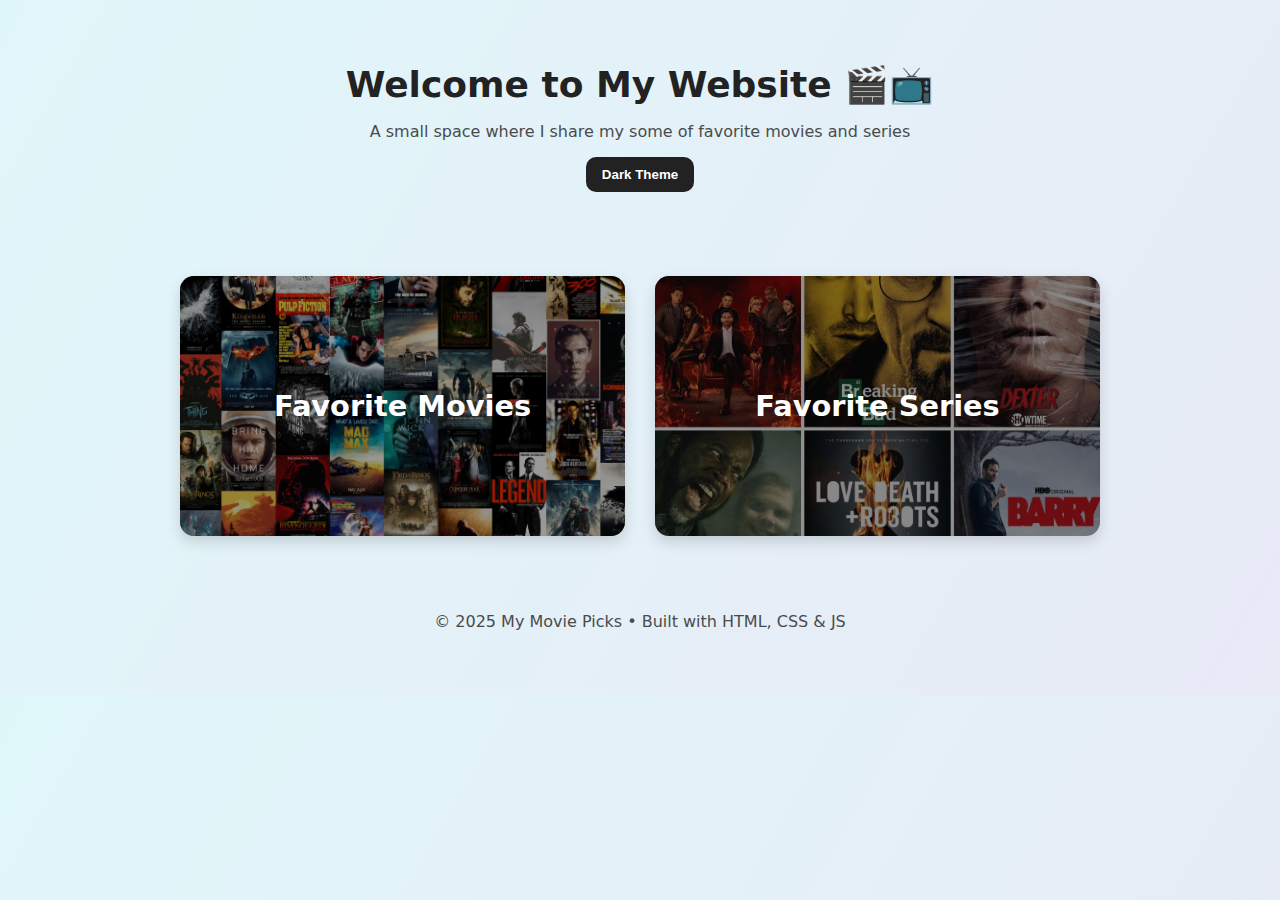
<file: index.html>
<!DOCTYPE html>
<html lang="en">
<head>
  <meta charset="UTF-8" />
  <meta name="viewport" content="width=device-width, initial-scale=1.0" />
  <title>My Favorite Movies & Series</title>
  <link rel="stylesheet" href="style.css" />
</head>
<body>
  <header class="hero">
    <h1>Welcome to My Website 🎬📺</h1>
    <p class="tagline">A small space where I share my some of favorite movies and series </p>
    <button id="themeToggle" class="btn">Dark Theme</button>
  </header>

  <main class="showcase">
      <a href="movies.html" class="showcase-card">
    <article class="card fade-in">
      <img src="movies.jpg" alt="Favorite Movies" />
      <div class="overlay">
        <h2>Favorite Movies</h2>
      </div>
    </article>
  </a>

  <a href="series.html" class="showcase-card">
    <article class="card fade-in">
      <img src="series.jpg" alt="Favorite Series" />
      <div class="overlay">
        <h2>Favorite Series</h2>
      </div>
    </article>
  </a>
  </main>

  <footer class="footer">
    <p>© 2025 My Movie Picks • Built with HTML, CSS & JS</p>
  </footer>

  <script src="script.js"></script>
</body>
</html>
</file>
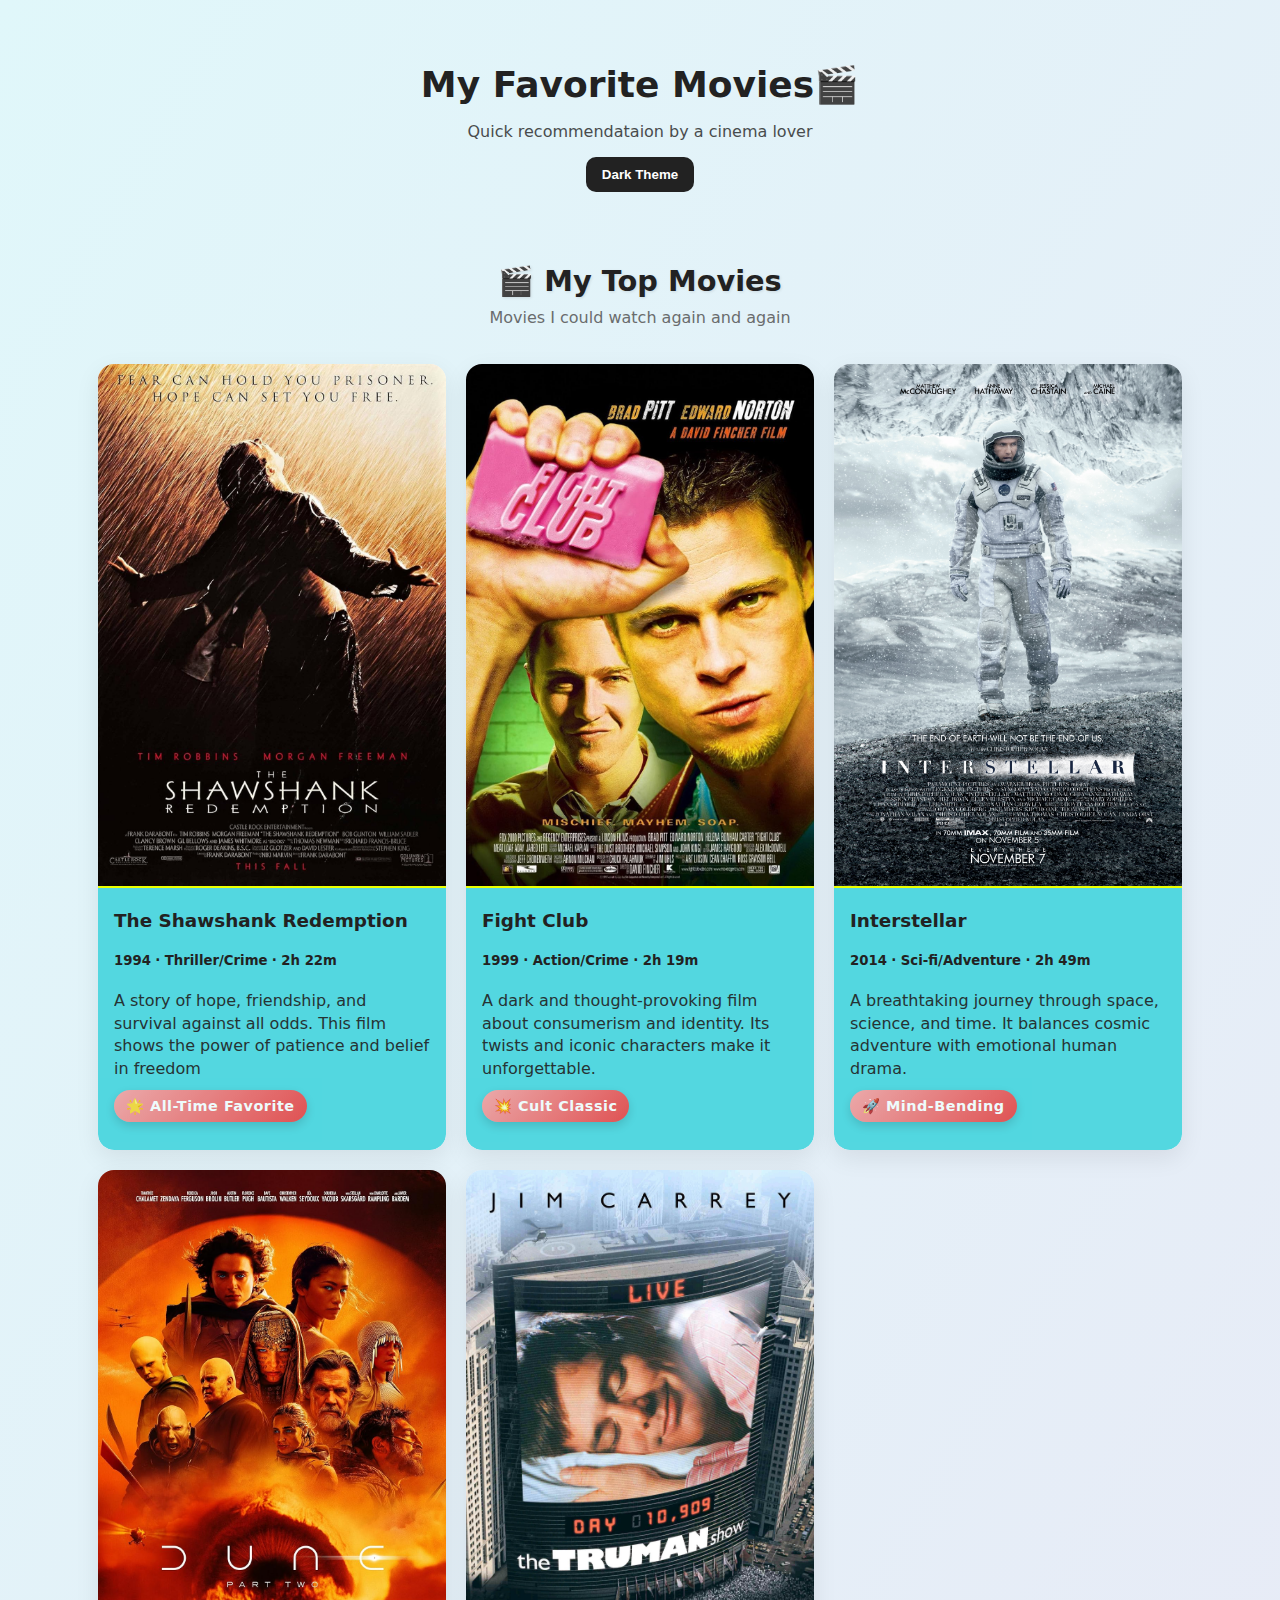
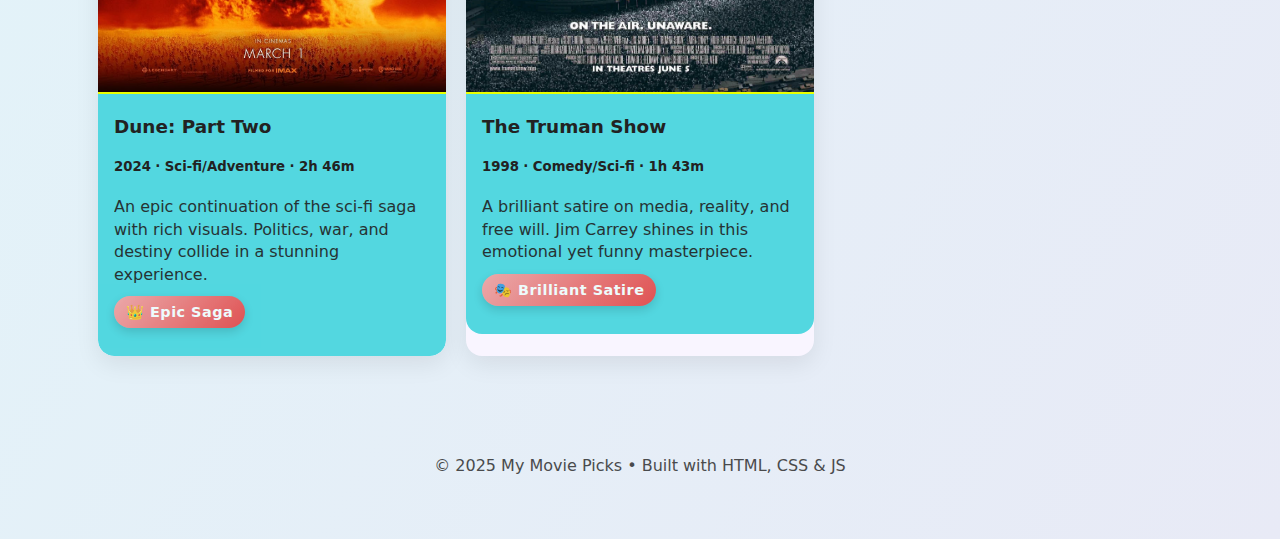
<file: movies.html>
<!DOCTYPE html>
<html lang="en">
<head>
  <meta charset="UTF-8" />
  <meta name="viewport" content="width=device-width, initial-scale=1.0" />
  <title>My Favorite Movies</title>
  <link rel="stylesheet" href="style1.css" />
</head>
<body>
  <header class="hero">
    <h1>My Favorite Movies🎬</h1>
    <p class="tagline">Quick recommendataion by a cinema lover</p>
    <button id="themeToggle" class="btn">Dark Theme</button>
  </header>

  <main>
      <h2 class="section-title">🎬 My Top Movies</h2>
      <p class="section-subtitle">Movies I could watch again and again</p>
      <section class="movies" id="movies">
      <article class="card fade-in">
        <img src="TheShawshankRedemption.jpg" alt="The Shawshank Redemption" />
        <div class="content">
          <h2>The Shawshank Redemption</h2>
          <h5>1994 ‧ Thriller/Crime ‧ 2h 22m</h5>
          <p>A story of hope, friendship, and survival against all odds.  
            This film shows the power of patience and belief in freedom</p>
          <p class="badge">🌟 All-Time Favorite</p>
        </div>
      </article>
      
      <article class="card fade-in">
        <img src="fightclub.jpg" alt="Fight Club" />
        <div class="content">
          <h2>Fight Club</h2>
          <h5>1999 ‧ Action/Crime ‧ 2h 19m</h5>
          <p>A dark and thought-provoking film about consumerism and identity.  
         Its twists and iconic characters make it unforgettable.</p>
          <p class="badge">💥 Cult Classic</p>
        </div>
      </article>
      
      <article class="card fade-in">
        <img src="interstellar.jpg" alt="Interstellar" />
        <div class="content">
          <h2>Interstellar</h2>
          <h5>2014 ‧ Sci-fi/Adventure ‧ 2h 49m</h5>
      <p>A breathtaking journey through space, science, and time.  
         It balances cosmic adventure with emotional human drama.</p>
          <p class="badge">🚀 Mind-Bending</p>
        </div>
      </article>
      <article class="card fade-in">
        <img src="dune2.jpg" alt="Dune Part 2" />
        <div class="content">
          <h2>Dune: Part Two</h2>
          <h5>2024 ‧ Sci-fi/Adventure ‧ 2h 46m</h5>
          <p>An epic continuation of the sci-fi saga with rich visuals.  
             Politics, war, and destiny collide in a stunning experience.</p>
          <p class="badge">👑 Epic Saga</p>
        </div>
      </article>
    
      <article class="card fade-in">
        <img src="Thetruemanshow.jpg" alt="The Trueman Show" />
        <div class="content">
          <h2>The Truman Show</h2>
          <h5>1998 ‧ Comedy/Sci-fi ‧ 1h 43m</h5>
      <p>A brilliant satire on media, reality, and free will.  
         Jim Carrey shines in this emotional yet funny masterpiece.</p>
          <p class="badge">🎭 Brilliant Satire</p>
        </div>
      </article>          
    </section>
  </main>

  <footer class="footer">
    <p>© 2025 My Movie Picks • Built with HTML, CSS & JS</p>
  </footer>

  <script src="script.js"></script>
</body>
</html>
</file>
<file: style.css>
/* Basic reset & fonts */
* { box-sizing: border-box; }
body {
  margin: 0;
  font-family: system-ui, -apple-system, Segoe UI, Roboto, Helvetica, Arial, sans-serif;
  color: #222;
  background: linear-gradient(120deg, #e0f7fa, #e8eaf6);
  transition: background 0.6s ease;
}

/* Header / Hero */
.hero {
  text-align: center;
  padding: 64px 16px 32px;
}
.hero h1 { margin: 0 0 8px; font-size: 2.25rem; }
.tagline { opacity: 0.8; margin-bottom: 16px; }
.btn {
  border: none;
  padding: 10px 16px;
  border-radius: 10px;
  cursor: pointer;
  background: #222;
  color: #fff;
  font-weight: 600;
  transition: transform 0.2s ease, opacity 0.2s ease;
}
.btn:hover { transform: translateY(-2px); opacity: 0.9; }

/* Movie grid */
.movies {
  width: min(1100px, 95%);
  margin: 0 auto 64px;
  display: grid;
  grid-template-columns: repeat(auto-fit, minmax(260px, 1fr));
  gap: 20px;
  padding: 0 8px;
}

/* Light mode card */
.card {
  background: #f9f5ff; /* soft lavender (change to any color you like) */
  border-radius: 16px;
  overflow: hidden;
  box-shadow: 0 8px 24px rgba(0,0,0,0.08);
  transform: translateY(12px);
  transition: transform 300ms ease, box-shadow 300ms ease;
}

/* Dark mode card (already present, keep this separate) */
.dark .card {
  background: #0e1420; /* dark gray for dark mode */
  box-shadow: 0 8px 24px rgba(0,0,0,0.4);
}
.card:hover {
  transform: translateY(0);
  box-shadow: 0 12px 32px rgba(0,0,0,0.12);
}
.card img {
  width: 100%;
  display: block;
  aspect-ratio: 2/3;
  object-fit: cover;
  transition: transform 300ms ease;
}
.card:hover img { transform: scale(1.03); }
.content { padding: 14px 16px 18px; }
.content h2 { margin: 8px 0 6px; font-size: 1.15rem; }
.content p { margin: 0 0 10px; opacity: 0.9; line-height: 1.4; }

/* Light mode description box */
.content {
  background: #53d7e0;   /* pastel peach */
  padding: 14px 16px 18px;
  border-top: 2px solid #eaff00;
  border-radius: 0 0 16px 16px; /* rounded bottom only */
}

/* Dark mode description box */
.dark .content {
  background: #b419bc;   /* dark gray */
  border-top: 2px solid #26ad1c;
}
/* Footer */
.footer {
  text-align: center;
  padding: 32px 12px 48px;
  opacity: 0.8;
}

/* Section titles */
.section-title {
  text-align: center;
  font-size: 1.8rem;
  margin: 40px 0 20px;
  color: #222;
  text-shadow: 1px 1px 3px rgba(0,0,0,0.1);
}
.dark .section-title {
  color: #eee;
}

.section-subtitle {
  text-align: center;
  font-size: 1rem;
  margin: -10px 0 25px;
  color: #555;
  opacity: 0.85;
}
.dark .section-subtitle {
  color: #ccc;
}

/* Badge / Tag Styling */
.badge {
  display: inline-block;
  margin-top: 8px;
  padding: 6px 12px;
  font-size: 0.9rem;
  font-weight: 600;
  border-radius: 20px;
  background: linear-gradient(135deg, #fca5a5, #ef4444); /* soft red to deep red */
  color: white;
  box-shadow: 0 4px 10px rgba(0,0,0,0.15);
  letter-spacing: 0.5px;
}

.dark .badge {
  background: linear-gradient(135deg, #22d3ee, #3b82f6); /* cyan-blue gradient in dark mode */
}

/* Showcase Grid */
.showcase {
  display: grid;
  grid-template-columns: repeat(auto-fit, minmax(300px, 1fr));
  gap: 30px;
  padding: 40px;
  max-width: 1000px;
  margin: auto;
}

/* Card Link Wrapper */
.showcase-card {
  text-decoration: none;
  color: inherit;
  display: block;
}

/* Card Size */
.card {
  position: relative;
  border-radius: 14px;
  overflow: hidden;
  height: 260px; /* smaller size */
  box-shadow: 0 6px 14px rgba(0,0,0,0.15);
  transition: transform 0.3s ease, box-shadow 0.3s ease;
}

.card:hover {
  transform: scale(1.05);
  box-shadow: 0 10px 24px rgba(0,0,0,0.25);
}

/* Card Image */
.card img {
  width: 100%;
  height: 100%;
  object-fit: cover;
  object-position: 40% 46%;
}

/* Overlay Text Centered */
.overlay {
  position: absolute;
  top: 0;
  left: 0;
  width: 100%;
  height: 100%;
  display: flex;
  justify-content: center;
  align-items: center;
  background: rgba(0,0,0,0.4); /* semi-transparent overlay */
}

.overlay h2 {
font-size: 1.8rem;
  font-weight: 630;
  text-align: center;
  color: #ffffff;  /* sky blue */
}

/* Simple animations */
.fade-in {
  animation: fadeInUp 700ms ease both;
}
@keyframes fadeInUp {
  from { opacity: 0; transform: translateY(16px); }
  to   { opacity: 1; transform: translateY(0); }
}

/* Dark theme (toggled by JS) */
.dark {
  color: #eee;
  background: linear-gradient(120deg, #0f172a, #1f2937);
}
.dark .card { background: #111827; box-shadow: 0 8px 24px rgba(0,0,0,0.4); }
.dark .content p { opacity: 0.9; }
.dark .btn { background: #e5e7eb; color: #111; }
.dark .footer { opacity: 0.85; }
</file>
<file: style1.css>
/* Basic reset & fonts */
* { box-sizing: border-box; }
body {
  margin: 0;
  font-family: system-ui, -apple-system, Segoe UI, Roboto, Helvetica, Arial, sans-serif;
  color: #222;
  background: linear-gradient(120deg, #e0f7fa, #e8eaf6);
  transition: background 0.6s ease;
}

/* Header / Hero */
.hero {
  text-align: center;
  padding: 64px 16px 32px;
}
.hero h1 { margin: 0 0 8px; font-size: 2.25rem; }
.tagline { opacity: 0.8; margin-bottom: 16px; }
.btn {
  border: none;
  padding: 10px 16px;
  border-radius: 10px;
  cursor: pointer;
  background: #222;
  color: #fff;
  font-weight: 600;
  transition: transform 0.2s ease, opacity 0.2s ease;
}
.btn:hover { transform: translateY(-2px); opacity: 0.9; }

/* Movie grid */
.movies {
  width: min(1100px, 95%);
  margin: 0 auto 64px;
  display: grid;
  grid-template-columns: repeat(auto-fit, minmax(260px, 1fr));
  gap: 20px;
  padding: 0 8px;
}

/* Light mode card */
.card {
  background: #f9f5ff; /* soft lavender (change to any color you like) */
  border-radius: 16px;
  overflow: hidden;
  box-shadow: 0 8px 24px rgba(0,0,0,0.08);
  transform: translateY(12px);
  transition: transform 300ms ease, box-shadow 300ms ease;
}

/* Dark mode card (already present, keep this separate) */
.dark .card {
  background: #0e1420; /* dark gray for dark mode */
  box-shadow: 0 8px 24px rgba(0,0,0,0.4);
}
.card:hover {
  transform: translateY(0);
  box-shadow: 0 12px 32px rgba(0,0,0,0.12);
}
.card img {
  width: 100%;
  display: block;
  aspect-ratio: 2/3;
  object-fit: cover;
  transition: transform 300ms ease;
}
.card:hover img { transform: scale(1.03); }
.content { padding: 14px 16px 18px; }
.content h2 { margin: 8px 0 6px; font-size: 1.15rem; }
.content p { margin: 0 0 10px; opacity: 0.9; line-height: 1.4; }

/* Light mode description box */
.content {
  background: #53d7e0;   /* pastel peach */
  padding: 14px 16px 18px;
  border-top: 2px solid #eaff00;
  border-radius: 0 0 16px 16px; /* rounded bottom only */
}

/* Dark mode description box */
.dark .content {
  background: #b419bc;   /* dark gray */
  border-top: 2px solid #26ad1c;
}

/* Star rating */
.stars {
  font-size: 20px;
  user-select: none;
  letter-spacing: 2px;
}
.stars span {
  filter: grayscale(1);
  opacity: 0.45;
  cursor: pointer;
  transition: transform 150ms ease, opacity 150ms ease, filter 150ms ease;
  display: inline-block;
}
.stars span.active {
  filter: none;
  opacity: 1;
  transform: scale(1.05);
}

/* Footer */
.footer {
  text-align: center;
  padding: 32px 12px 48px;
  opacity: 0.8;
}

/* Section titles */
.section-title {
  text-align: center;
  font-size: 1.8rem;
  margin: 40px 0 20px;
  color: #222;
  text-shadow: 1px 1px 3px rgba(0,0,0,0.1);
}
.dark .section-title {
  color: #eee;
}
.section-subtitle {
  text-align: center;
  font-size: 1rem;
  margin: -10px 0 25px;
  color: #555;
  opacity: 0.85;
}
.dark .section-subtitle {
  color: #ccc;
}

/* Badge / Tag Styling */
.badge {
  display: inline-block;
  margin-top: 8px;
  padding: 6px 12px;
  font-size: 0.9rem;
  font-weight: 600;
  border-radius: 20px;
  background: linear-gradient(135deg, #fca5a5, #ef4444); /* soft red to deep red */
  color: white;
  box-shadow: 0 4px 10px rgba(0,0,0,0.15);
  letter-spacing: 0.5px;
}

.dark .badge {
  background: linear-gradient(135deg, #22d3ee, #3b82f6); /* cyan-blue gradient in dark mode */
}


/* Simple animations */
.fade-in {
  animation: fadeInUp 700ms ease both;
}
@keyframes fadeInUp {
  from { opacity: 0; transform: translateY(16px); }
  to   { opacity: 1; transform: translateY(0); }
}

/* Dark theme (toggled by JS) */
.dark {
  color: #eee;
  background: linear-gradient(120deg, #0f172a, #1f2937);
}
.dark .card { background: #111827; box-shadow: 0 8px 24px rgba(0,0,0,0.4); }
.dark .content p { opacity: 0.9; }
.dark .btn { background: #e5e7eb; color: #111; }
.dark .footer { opacity: 0.85; }
</file>
